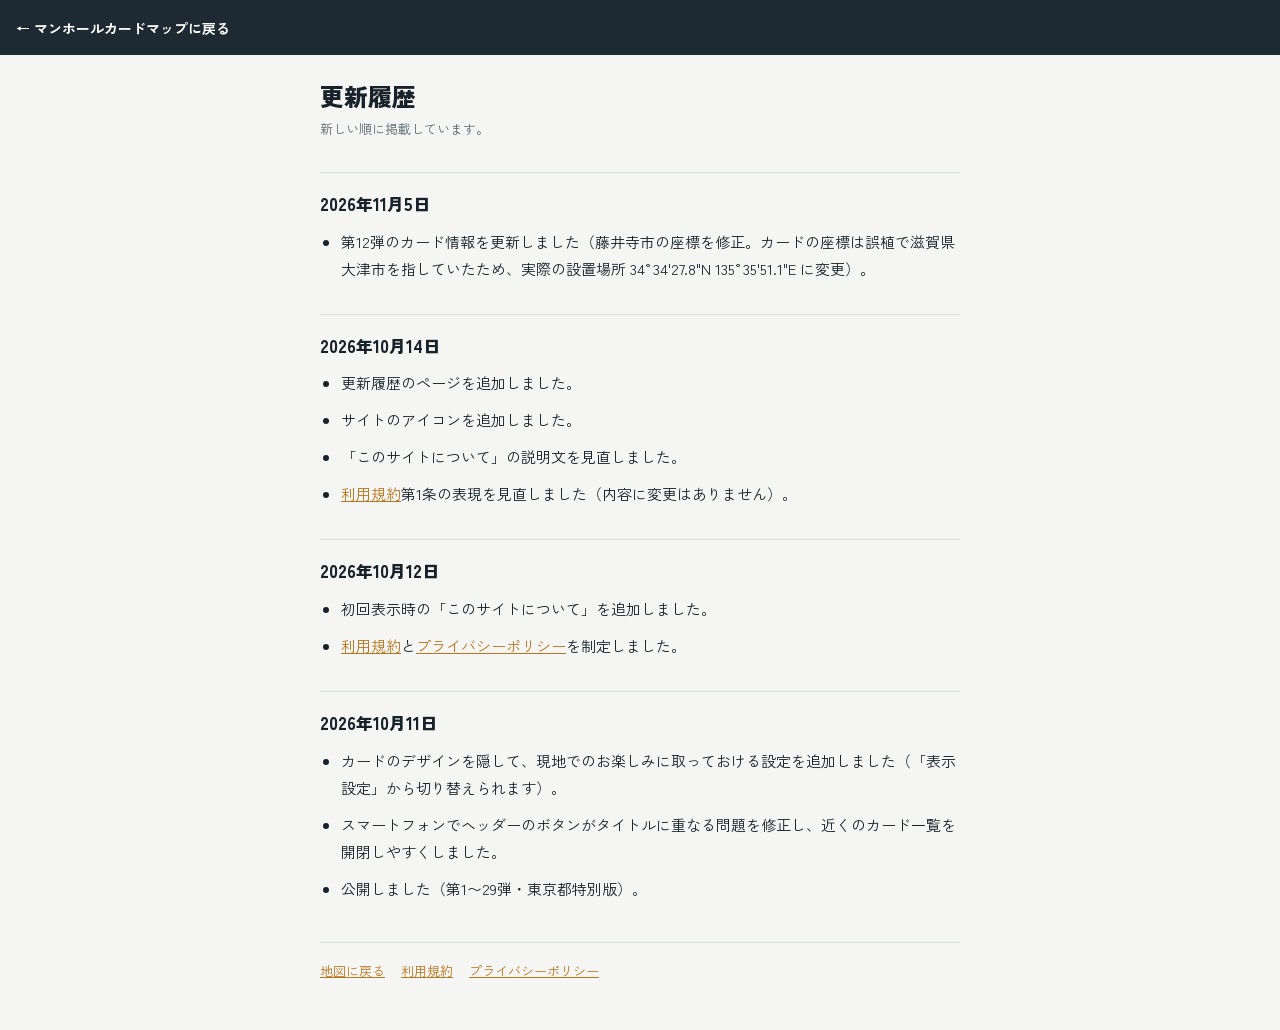
<file: changelog.html>
<!doctype html>
<html lang="ja">
<head>
<meta charset="utf-8">
<meta name="viewport" content="width=device-width,initial-scale=1,viewport-fit=cover">
<title>更新履歴｜マンホールカードマップ</title>
<link rel="stylesheet" href="https://fonts.googleapis.com/css2?family=Zen+Kaku+Gothic+New:wght@400;700;900&display=swap">
<link rel="icon" href="favicon.svg" type="image/svg+xml">
<link rel="icon" href="icon-192.png" type="image/png" sizes="192x192">
<link rel="apple-touch-icon" href="apple-touch-icon.png">
<link rel="stylesheet" href="doc.css">
</head>
<body>
<header><a href="./">← マンホールカードマップに戻る</a></header>
<main>
  <h1>更新履歴</h1>
  <p class="date">新しい順に掲載しています。</p>

  <h2><time datetime="2026-11-05">2026年11月5日</time></h2>
  <ul>
    <li>第12弾のカード情報を更新しました（藤井寺市の座標を修正。カードの座標は誤植で滋賀県大津市を指していたため、実際の設置場所 34°34'27.8"N 135°35'51.1"E に変更）。</li>
  </ul>

  <h2><time datetime="2026-10-14">2026年10月14日</time></h2>
  <ul>
    <li>更新履歴のページを追加しました。</li>
    <li>サイトのアイコンを追加しました。</li>
    <li>「このサイトについて」の説明文を見直しました。</li>
    <li><a href="terms.html">利用規約</a>第1条の表現を見直しました（内容に変更はありません）。</li>
  </ul>

  <h2><time datetime="2026-10-12">2026年10月12日</time></h2>
  <ul>
    <li>初回表示時の「このサイトについて」を追加しました。</li>
    <li><a href="terms.html">利用規約</a>と<a href="privacy.html">プライバシーポリシー</a>を制定しました。</li>
  </ul>

  <h2><time datetime="2026-10-11">2026年10月11日</time></h2>
  <ul>
    <li>カードのデザインを隠して、現地でのお楽しみに取っておける設定を追加しました（「表示設定」から切り替えられます）。</li>
    <li>スマートフォンでヘッダーのボタンがタイトルに重なる問題を修正し、近くのカード一覧を開閉しやすくしました。</li>
    <li>公開しました（第1〜29弾・東京都特別版）。</li>
  </ul>

  <footer><a href="./">地図に戻る</a><a href="terms.html">利用規約</a><a href="privacy.html">プライバシーポリシー</a></footer>
</main>
</body>
</html>
</file>
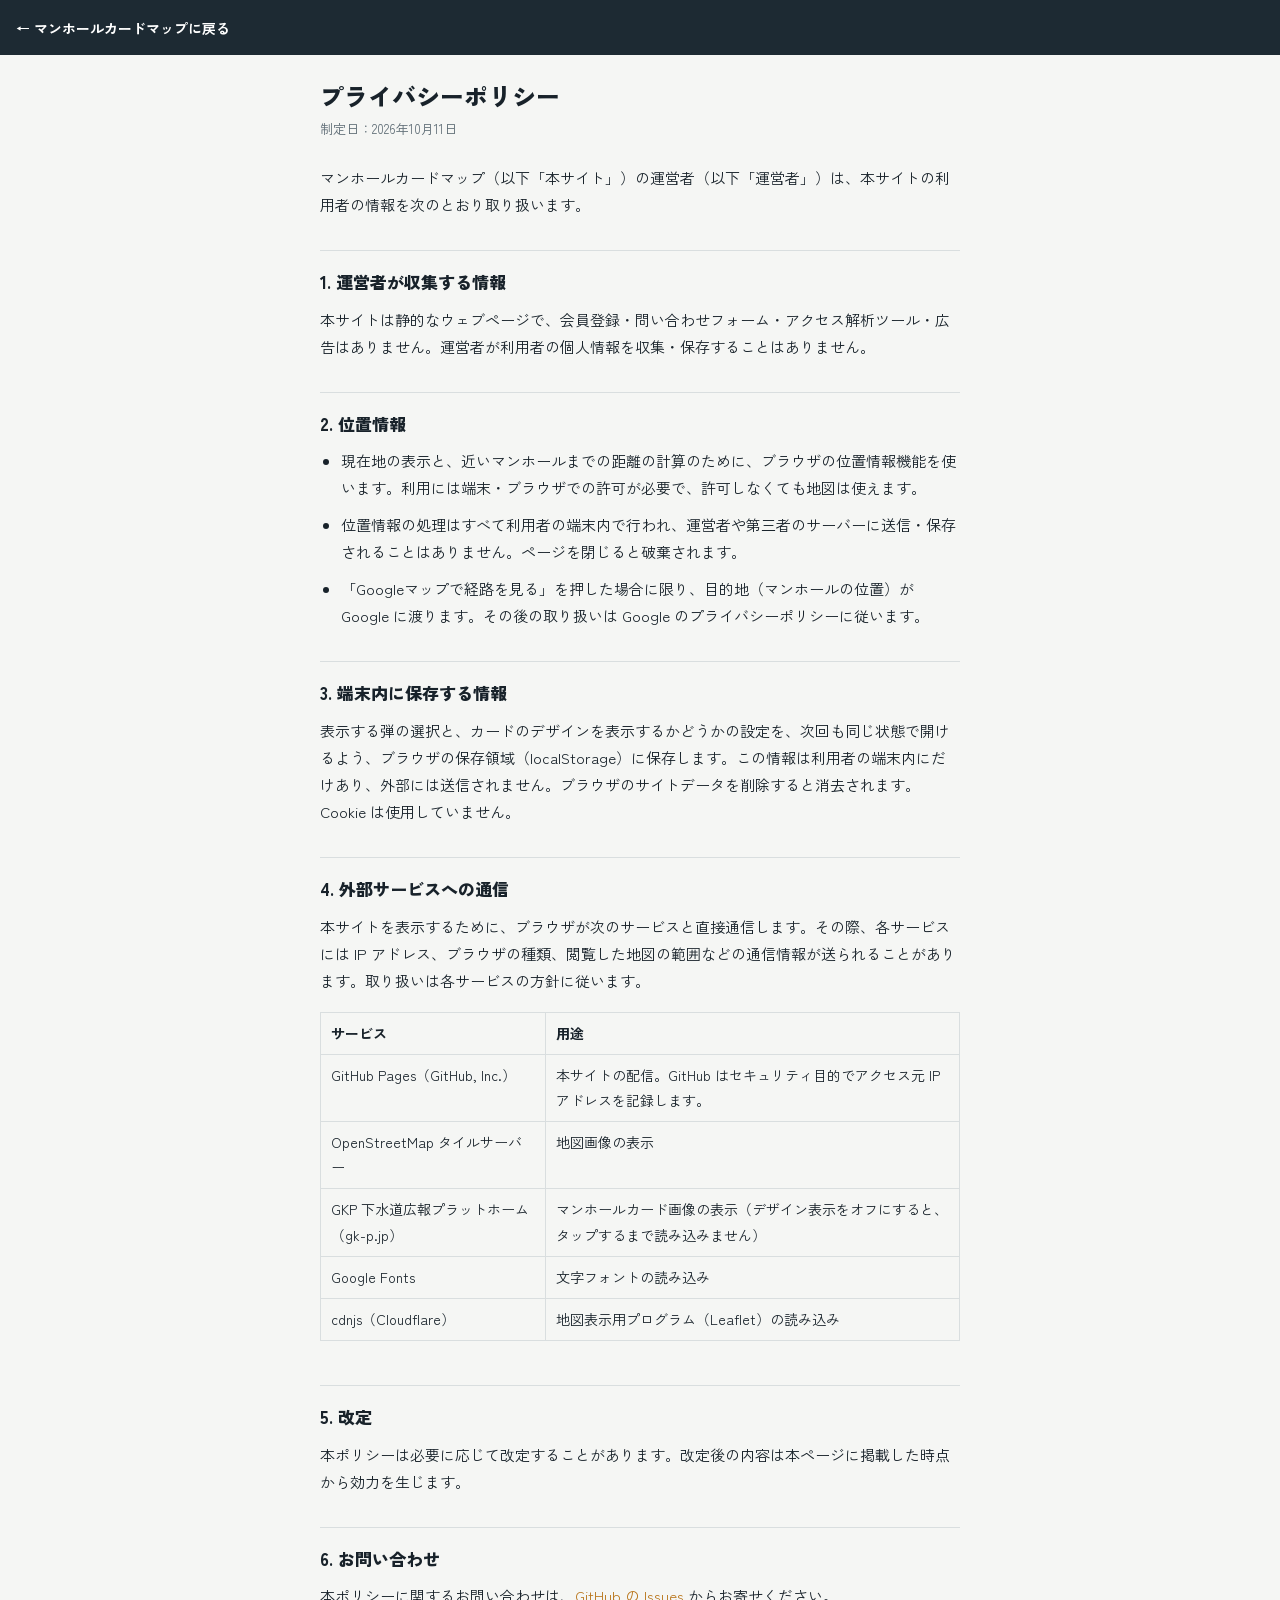
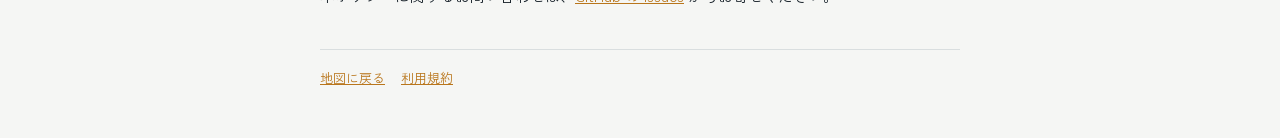
<file: privacy.html>
<!doctype html>
<html lang="ja">
<head>
<meta charset="utf-8">
<meta name="viewport" content="width=device-width,initial-scale=1,viewport-fit=cover">
<title>プライバシーポリシー｜マンホールカードマップ</title>
<link rel="stylesheet" href="https://fonts.googleapis.com/css2?family=Zen+Kaku+Gothic+New:wght@400;700;900&display=swap">
<link rel="icon" href="favicon.svg" type="image/svg+xml">
<link rel="icon" href="icon-192.png" type="image/png" sizes="192x192">
<link rel="apple-touch-icon" href="apple-touch-icon.png">
<link rel="stylesheet" href="doc.css">
</head>
<body>
<header><a href="./">← マンホールカードマップに戻る</a></header>
<main>
  <h1>プライバシーポリシー</h1>
  <p class="date">制定日：2026年10月11日</p>

  <p>マンホールカードマップ（以下「本サイト」）の運営者（以下「運営者」）は、本サイトの利用者の情報を次のとおり取り扱います。</p>

  <h2>1. 運営者が収集する情報</h2>
  <p>本サイトは静的なウェブページで、会員登録・問い合わせフォーム・アクセス解析ツール・広告はありません。運営者が利用者の個人情報を収集・保存することはありません。</p>

  <h2>2. 位置情報</h2>
  <ul>
    <li>現在地の表示と、近いマンホールまでの距離の計算のために、ブラウザの位置情報機能を使います。利用には端末・ブラウザでの許可が必要で、許可しなくても地図は使えます。</li>
    <li>位置情報の処理はすべて利用者の端末内で行われ、運営者や第三者のサーバーに送信・保存されることはありません。ページを閉じると破棄されます。</li>
    <li>「Googleマップで経路を見る」を押した場合に限り、目的地（マンホールの位置）が Google に渡ります。その後の取り扱いは Google のプライバシーポリシーに従います。</li>
  </ul>

  <h2>3. 端末内に保存する情報</h2>
  <p>表示する弾の選択と、カードのデザインを表示するかどうかの設定を、次回も同じ状態で開けるよう、ブラウザの保存領域（localStorage）に保存します。この情報は利用者の端末内にだけあり、外部には送信されません。ブラウザのサイトデータを削除すると消去されます。Cookie は使用していません。</p>

  <h2>4. 外部サービスへの通信</h2>
  <p>本サイトを表示するために、ブラウザが次のサービスと直接通信します。その際、各サービスには IP アドレス、ブラウザの種類、閲覧した地図の範囲などの通信情報が送られることがあります。取り扱いは各サービスの方針に従います。</p>
  <div class="tbl"><table>
    <tr><th>サービス</th><th>用途</th></tr>
    <tr><td>GitHub Pages（GitHub, Inc.）</td><td>本サイトの配信。GitHub はセキュリティ目的でアクセス元 IP アドレスを記録します。</td></tr>
    <tr><td>OpenStreetMap タイルサーバー</td><td>地図画像の表示</td></tr>
    <tr><td>GKP 下水道広報プラットホーム（gk-p.jp）</td><td>マンホールカード画像の表示（デザイン表示をオフにすると、タップするまで読み込みません）</td></tr>
    <tr><td>Google Fonts</td><td>文字フォントの読み込み</td></tr>
    <tr><td>cdnjs（Cloudflare）</td><td>地図表示用プログラム（Leaflet）の読み込み</td></tr>
  </table></div>

  <h2>5. 改定</h2>
  <p>本ポリシーは必要に応じて改定することがあります。改定後の内容は本ページに掲載した時点から効力を生じます。</p>

  <h2>6. お問い合わせ</h2>
  <p>本ポリシーに関するお問い合わせは、<a href="https://github.com/ken-mro/manhole-card-map/issues" target="_blank" rel="noopener">GitHub の Issues</a> からお寄せください。</p>

  <footer><a href="./">地図に戻る</a><a href="terms.html">利用規約</a></footer>
</main>
</body>
</html>
</file>
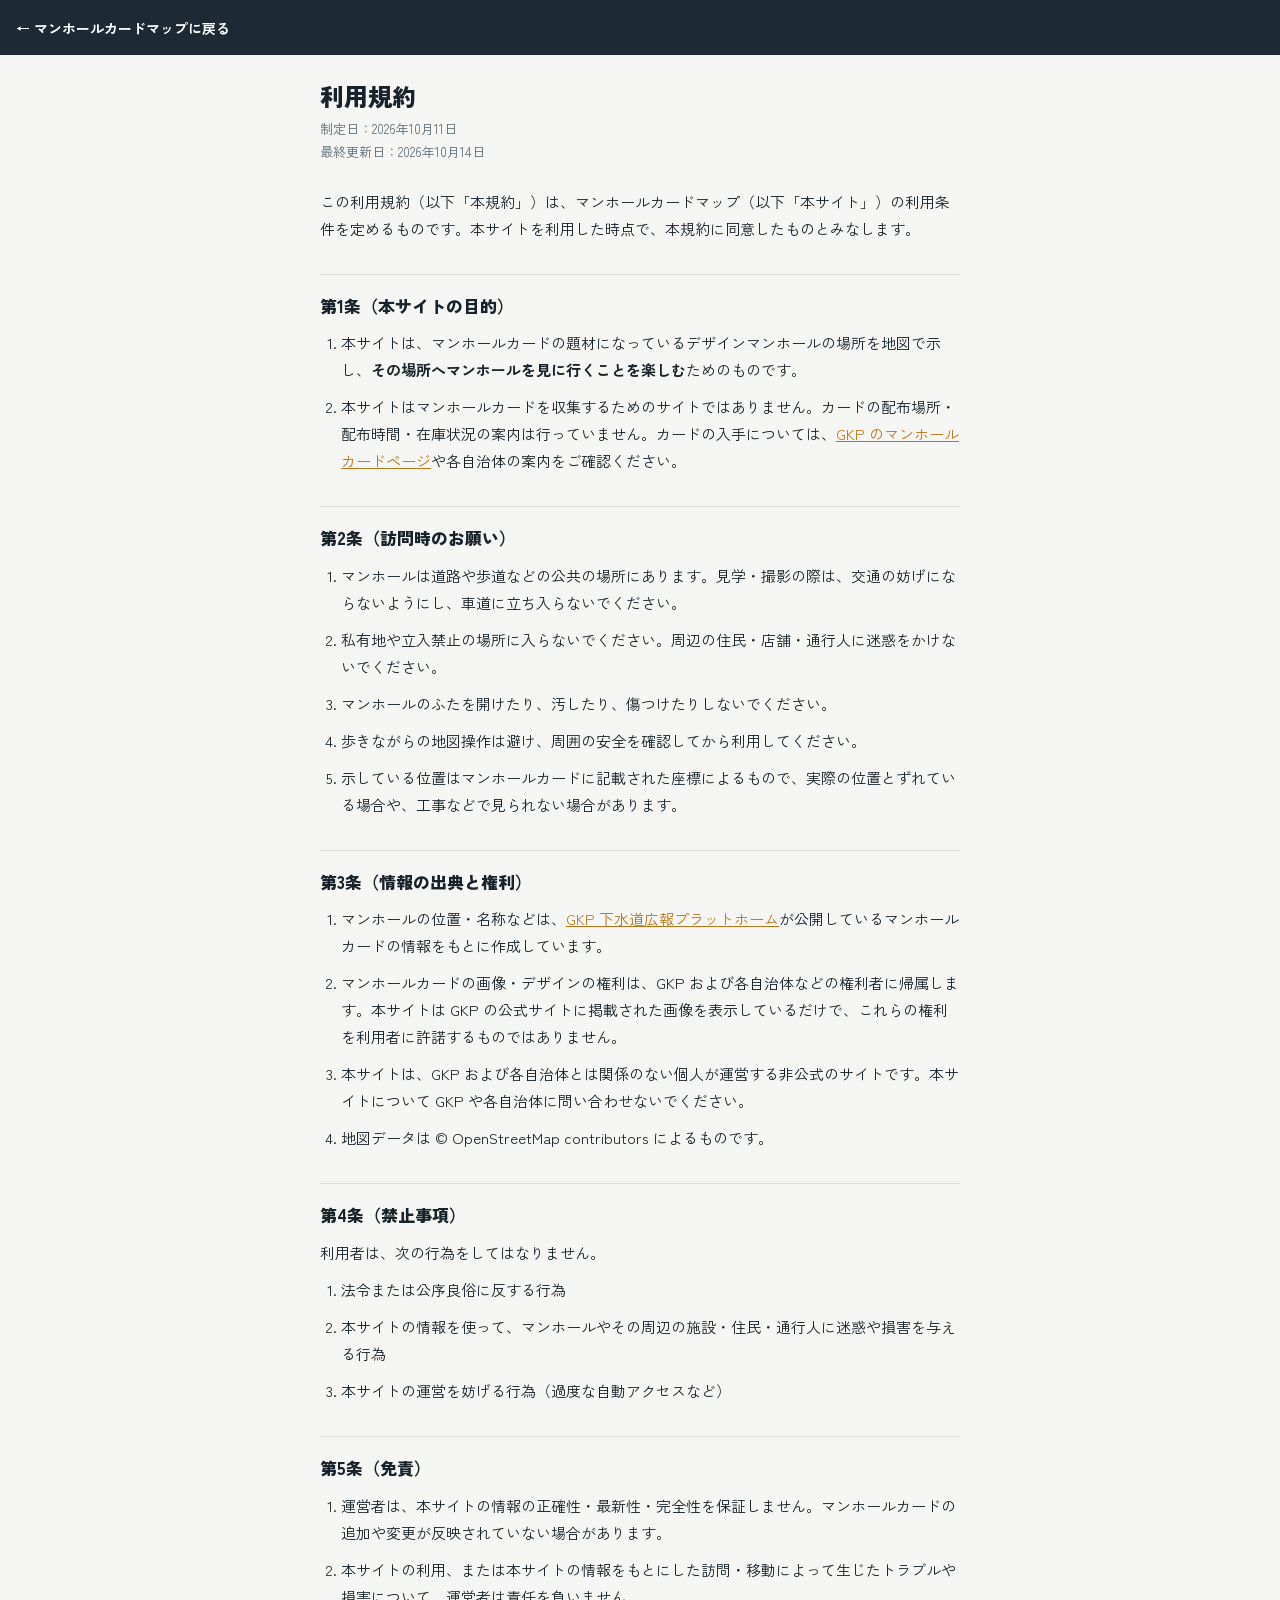
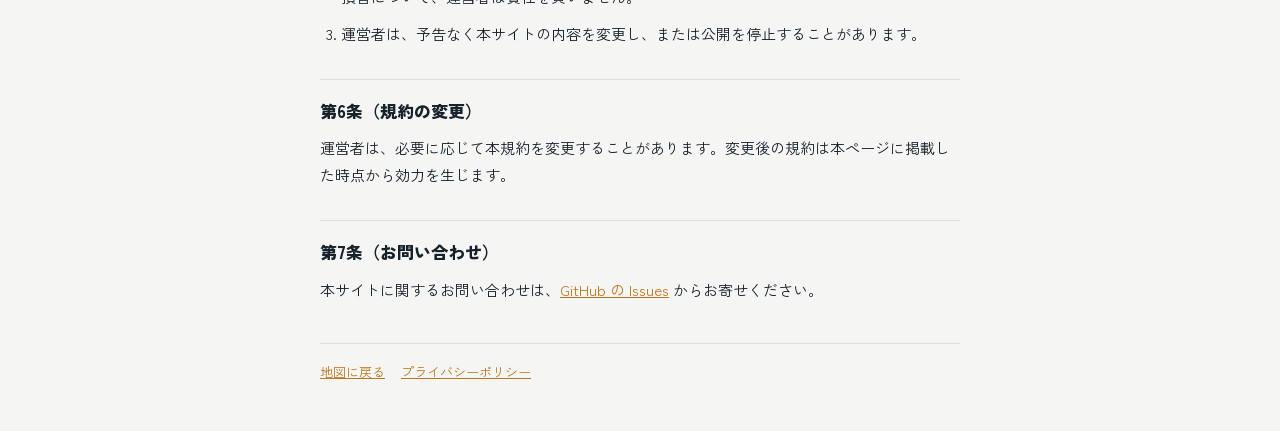
<file: terms.html>
<!doctype html>
<html lang="ja">
<head>
<meta charset="utf-8">
<meta name="viewport" content="width=device-width,initial-scale=1,viewport-fit=cover">
<title>利用規約｜マンホールカードマップ</title>
<link rel="stylesheet" href="https://fonts.googleapis.com/css2?family=Zen+Kaku+Gothic+New:wght@400;700;900&display=swap">
<link rel="icon" href="favicon.svg" type="image/svg+xml">
<link rel="icon" href="icon-192.png" type="image/png" sizes="192x192">
<link rel="apple-touch-icon" href="apple-touch-icon.png">
<link rel="stylesheet" href="doc.css">
</head>
<body>
<header><a href="./">← マンホールカードマップに戻る</a></header>
<main>
  <h1>利用規約</h1>
  <p class="date">制定日：2026年10月11日<br>最終更新日：2026年10月14日</p>

  <p>この利用規約（以下「本規約」）は、マンホールカードマップ（以下「本サイト」）の利用条件を定めるものです。本サイトを利用した時点で、本規約に同意したものとみなします。</p>

  <h2>第1条（本サイトの目的）</h2>
  <ol>
    <li>本サイトは、マンホールカードの題材になっているデザインマンホールの場所を地図で示し、<strong>その場所へマンホールを見に行くことを楽しむ</strong>ためのものです。</li>
    <li>本サイトはマンホールカードを収集するためのサイトではありません。カードの配布場所・配布時間・在庫状況の案内は行っていません。カードの入手については、<a href="https://www.gk-p.jp/mhcard/" target="_blank" rel="noopener">GKP のマンホールカードページ</a>や各自治体の案内をご確認ください。</li>
  </ol>

  <h2>第2条（訪問時のお願い）</h2>
  <ol>
    <li>マンホールは道路や歩道などの公共の場所にあります。見学・撮影の際は、交通の妨げにならないようにし、車道に立ち入らないでください。</li>
    <li>私有地や立入禁止の場所に入らないでください。周辺の住民・店舗・通行人に迷惑をかけないでください。</li>
    <li>マンホールのふたを開けたり、汚したり、傷つけたりしないでください。</li>
    <li>歩きながらの地図操作は避け、周囲の安全を確認してから利用してください。</li>
    <li>示している位置はマンホールカードに記載された座標によるもので、実際の位置とずれている場合や、工事などで見られない場合があります。</li>
  </ol>

  <h2>第3条（情報の出典と権利）</h2>
  <ol>
    <li>マンホールの位置・名称などは、<a href="https://www.gk-p.jp/" target="_blank" rel="noopener">GKP 下水道広報プラットホーム</a>が公開しているマンホールカードの情報をもとに作成しています。</li>
    <li>マンホールカードの画像・デザインの権利は、GKP および各自治体などの権利者に帰属します。本サイトは GKP の公式サイトに掲載された画像を表示しているだけで、これらの権利を利用者に許諾するものではありません。</li>
    <li>本サイトは、GKP および各自治体とは関係のない個人が運営する非公式のサイトです。本サイトについて GKP や各自治体に問い合わせないでください。</li>
    <li>地図データは © OpenStreetMap contributors によるものです。</li>
  </ol>

  <h2>第4条（禁止事項）</h2>
  <p>利用者は、次の行為をしてはなりません。</p>
  <ol>
    <li>法令または公序良俗に反する行為</li>
    <li>本サイトの情報を使って、マンホールやその周辺の施設・住民・通行人に迷惑や損害を与える行為</li>
    <li>本サイトの運営を妨げる行為（過度な自動アクセスなど）</li>
  </ol>

  <h2>第5条（免責）</h2>
  <ol>
    <li>運営者は、本サイトの情報の正確性・最新性・完全性を保証しません。マンホールカードの追加や変更が反映されていない場合があります。</li>
    <li>本サイトの利用、または本サイトの情報をもとにした訪問・移動によって生じたトラブルや損害について、運営者は責任を負いません。</li>
    <li>運営者は、予告なく本サイトの内容を変更し、または公開を停止することがあります。</li>
  </ol>

  <h2>第6条（規約の変更）</h2>
  <p>運営者は、必要に応じて本規約を変更することがあります。変更後の規約は本ページに掲載した時点から効力を生じます。</p>

  <h2>第7条（お問い合わせ）</h2>
  <p>本サイトに関するお問い合わせは、<a href="https://github.com/ken-mro/manhole-card-map/issues" target="_blank" rel="noopener">GitHub の Issues</a> からお寄せください。</p>

  <footer><a href="./">地図に戻る</a><a href="privacy.html">プライバシーポリシー</a></footer>
</main>
</body>
</html>
</file>
<file: doc.css>
/* Shared style for the text pages (privacy / terms) */
:root {
  --iron: #1d2a33;
  --paper: #f5f6f4;
  --ink: #18222a;
  --muted: #5d6b74;
  --line: #d9dedf;
  --accent: #b9761c;
  --font-body: "Zen Kaku Gothic New", "Hiragino Kaku Gothic ProN", "Yu Gothic", system-ui, sans-serif;
}
@media (prefers-color-scheme: dark) {
  :root { --paper: #141b20; --ink: #e7ecee; --muted: #9aa8b0; --line: #2c3a43; --accent: #e8a33d; color-scheme: dark; }
}
* { box-sizing: border-box; }
body { margin: 0; background: var(--paper); color: var(--ink); font-family: var(--font-body); line-height: 1.8; font-size: 15px; }
header { background: var(--iron); color: #fff; padding: calc(env(safe-area-inset-top, 0px) + 14px) 16px 14px; }
header a { color: #fff; text-decoration: none; font-weight: 700; font-size: 14px; }
header a:hover { text-decoration: underline; }
main { max-width: 42rem; margin: 0 auto; padding: 24px 16px calc(env(safe-area-inset-bottom, 0px) + 48px); }
h1 { font-size: 24px; font-weight: 900; line-height: 1.4; margin: 0 0 4px; text-wrap: balance; }
.date { color: var(--muted); font-size: 13px; margin: 0 0 24px; }
h2 { font-size: 17px; font-weight: 900; margin: 32px 0 8px; padding-top: 16px; border-top: 1px solid var(--line); }
p, li { margin: 0 0 10px; }
ul, ol { padding-left: 1.4em; margin: 0 0 10px; }
a { color: var(--accent); }
a:focus-visible { outline: 2px solid var(--accent); outline-offset: 2px; }
table { border-collapse: collapse; width: 100%; font-size: 14px; margin: 8px 0 12px; }
.tbl { overflow-x: auto; }
th, td { border: 1px solid var(--line); padding: 8px 10px; text-align: left; vertical-align: top; }
th { white-space: nowrap; }
footer { margin-top: 40px; padding-top: 16px; border-top: 1px solid var(--line); font-size: 13px; color: var(--muted); display: flex; gap: 16px; flex-wrap: wrap; }
</file>
